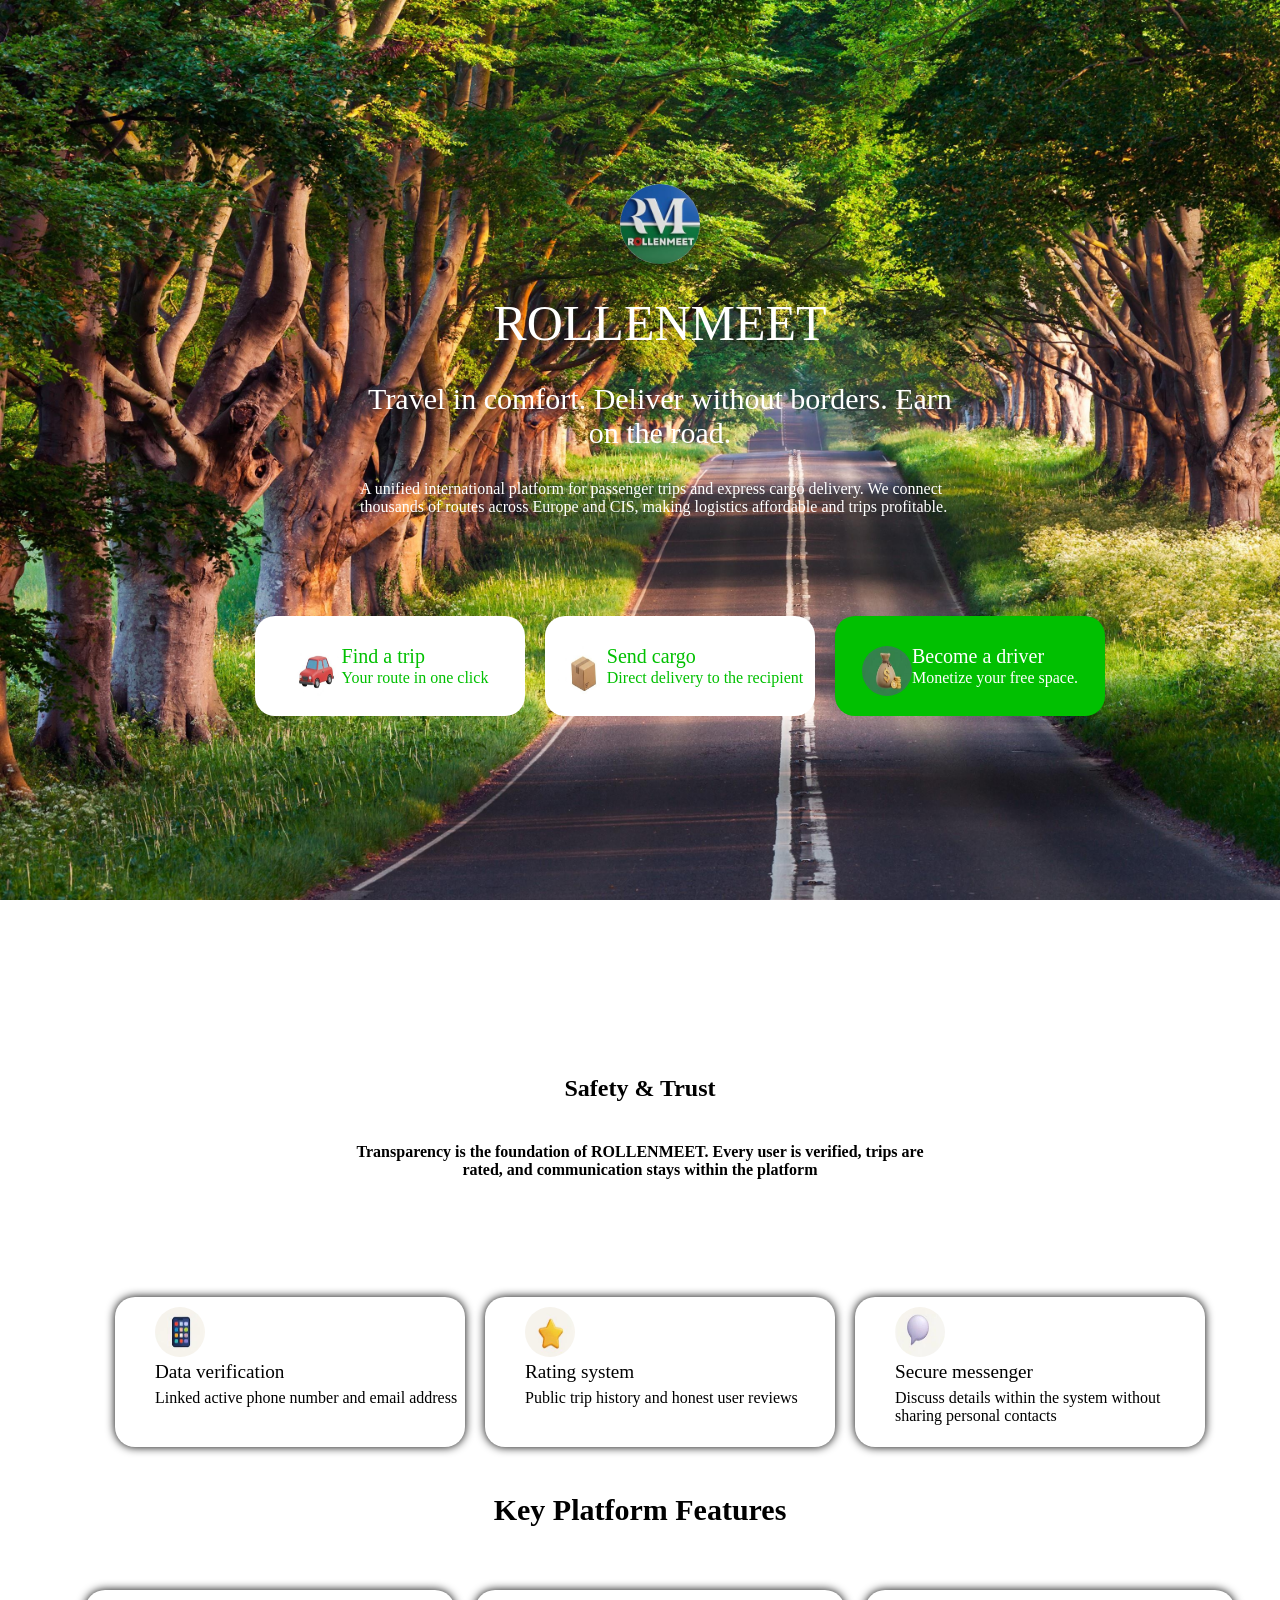
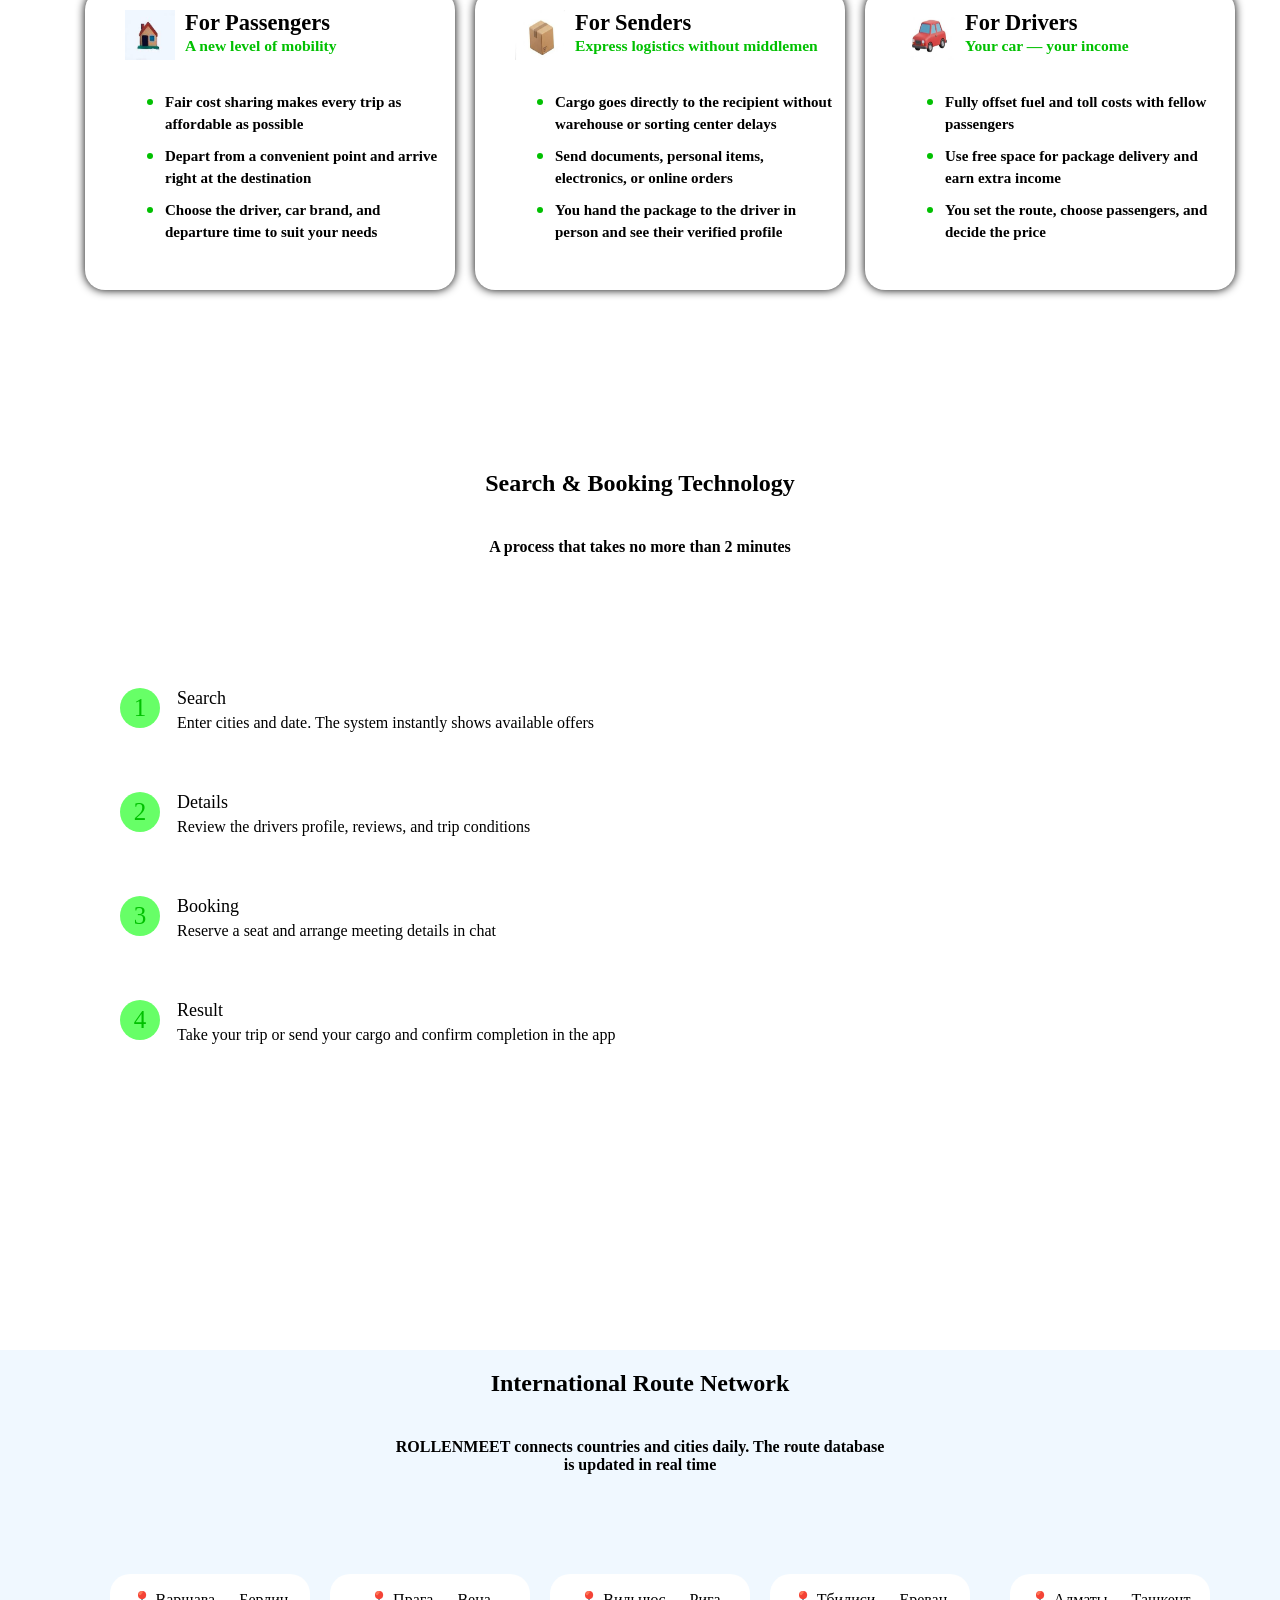
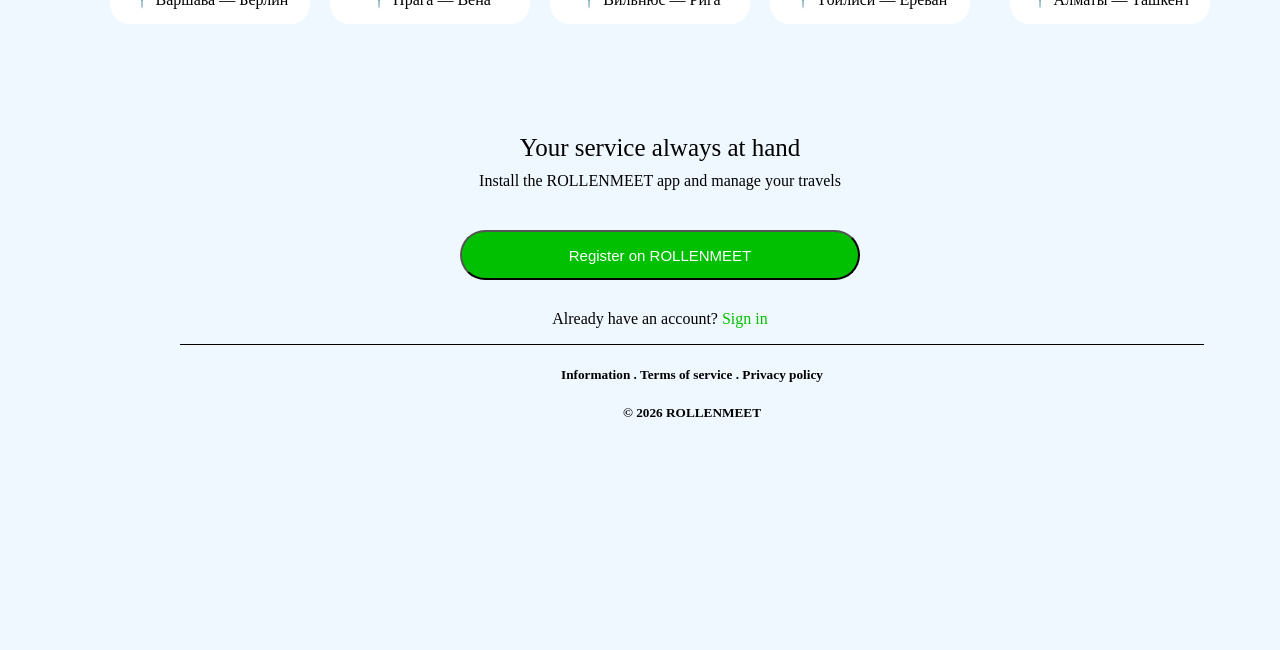
<file: index.html>
<!DOCTYPE html>
<html lang="en">

<head>
    <meta charset="UTF-8">
    <meta name="viewport" content="width=device-width, initial-scale=1.0">
    <title>ROLLENMEET</title>
    <link rel="stylesheet" href="style.css">
</head>

<body>
    <section class="c1">
        <ol class="login">
            <li class="l"><img class="logo" src="LOGO.jpeg" alt="Logo"></li>
            <li class="l1">ROLLENMEET</li>
            <li class="l2">Travel in comfort. Deliver without borders. Earn on the road.</li>
            <li class="l3">A unified international platform for passenger trips and express cargo delivery. We connect
                thousands of
                routes across Europe and CIS, making logistics affordable and trips profitable.</li>
            <li>
                <ol class="ico">
                    <a class="none" href="content.html">
                        <li class="ic-l">
                            <img class="icon" src="car.jpeg" alt="">
                            <span class="sss">
                                <span class="n1"> Find a trip</span>
                                <span class="n">Your route in one click</span>
                            </span>

                        </li>
                    </a>
                    <a class="none" href="content.html">
                        <li class="ic-l">
                            <img class="icon" src="BOX.jpeg" alt="">
                            <span class="sss">
                                <span class="n1"> Send cargo</span>
                                <span class="n">Direct delivery to the recipient</span>
                            </span>

                        </li>
                    </a>
                    <a class="none" href="content.html">
                        <li class="ic-l1"> <img class="icon" src="mone.jpeg" alt="">
                            <span class="sss">
                                <span class="n2"> Become a driver</span>
                                <span class="n3"> Monetize your free space.
                                </span>
                            </span>
                        </li>
                    </a>
                </ol>
            </li>
        </ol>
    </section>
    <section class="c2">
        <header class="head-c2">

            <h1>Safety & Trust</h1>
            <h4 class="hhead-c2">Transparency is the foundation of ROLLENMEET. Every user is verified, trips are rated,
                and communication stays within the platform<h4>
        </header>
        <div class="content">

            <ol class="ol1">
                <li class="c2-l">
                    <ol>
                        <li><img class="icon" src="phone.jpeg" alt=""></li>
                        <li>
                            <span class="s">
                                <span class="nc2">Data verification</span>
                                <span class="n22c2"> Linked active phone number and email address
                                </span>
                            </span>

                        </li>

                    </ol>
                </li>
                <li class="c2-l">
                    <ol>
                        <li><img class="icon" src="star.jpeg" alt=""></li>
                        <li>
                            <span class="s">
                                <span class="nc2">Rating system</span>
                                <span class="n22c2"> Public trip history and honest user reviews
                                </span>
                            </span>

                        </li>

                    </ol>
                </li>
                <li class="c2-l">
                    <ol>
                        <li><img class="icon" src="coment.jpeg" alt=""></li>
                        <li>
                            <span class="s">
                                <span class="nc2">Secure messenger</span>
                                <span class="n22c2"> Discuss details within the system without sharing personal contacts
                                </span>
                            </span>
                        </li>
                    </ol>
                </li>
            </ol>
            <h3 class="write">Key Platform Features<h3>
                    <ol class="ol2">
                        <li class="ol2-l">
                            <ol>
                                <li class="li-c2">
                                    <img class="icon-c2" src="home.jpeg" alt="">
                                    <span class="ssss">
                                        <span class="nc2">For Passengers</span>
                                        <span class="n2c2"> A new level of mobility
                                        </span>
                                    </span>
                                </li>
                                <li>
                                    <ol class="olo">
                                        <li><span class="write-c2">Fair cost sharing makes every trip as affordable as
                                                possible</span></li>
                                        <li><span class="write-c2"> Depart from a convenient point and arrive right at
                                                the destination
                                            </span></li>
                                        <li><span class="write-c2"> Choose the driver, car brand, and departure time to
                                                suit your needs</span></li>
                                    </ol>
                                </li>

                            </ol>
                        </li>
                        <li class="ol2-l">
                            <ol>
                                <li class="li-c2">
                                    <img class="icon-c2" src="BOX.jpeg" alt="">
                                    <span class="ssss">
                                        <span class="nc2"> For Senders</span>
                                        <span class="n2c2"> Express logistics without middlemen
                                        </span>
                                    </span>
                                </li>
                                <li>
                                    <ol class="olo">
                                        <li><span class="write-c2"> Cargo goes directly to the recipient without
                                                warehouse or sorting center delays</span></li>
                                        <li><span class="write-c2">Send documents, personal items, electronics, or
                                                online orders</span></li>
                                        <li><span class="write-c2">You hand the package to the driver in person and see
                                                their verified profile</span></li>
                                    </ol>
                                </li>

                            </ol>
                        </li>

                        <li class="ol2-l">
                            <ol>
                                <li class="li-c2">
                                    <img class="icon-c2" src="car.jpeg" alt="">
                                    <span class="ssss">
                                        <span class="nc2"> For Drivers</span>
                                        <span class="n2c2"> Your car — your income
                                        </span>
                                    </span>
                                </li>
                                <li>
                                    <ol class="olo">
                                        <li><span class="write-c2">Fully offset fuel and toll costs with fellow
                                                passengers</span></li>
                                        <li><span class="write-c2">Use free space for package delivery and earn extra
                                                income</span></li>
                                        <li><span class="write-c2">You set the route, choose passengers, and decide the
                                                price</span></li>
                                    </ol>
                                </li>

                            </ol>
                        </li>
                    </ol>
        </div>
    </section>
    <section class="c3">
        <header class="head-c3">
            <h2>Search & Booking Technology</h2>
            <h4>A process that takes no more than 2 minutes</h4>
        </header>
        <div class="content-c3">
            <ol class="list-c3">
                <li class="li-c3">
                    <div class="num-c3">1</div> <span>
                        <span class="n-c3">Search</span>
                        <span>Enter cities and date. The system instantly shows available offers</span>
                    </span>
                </li>
                <li class="li-c3">

                    <div class="num-c3">2</div> <span>
                        <span class="n-c3">Details</span>
                        <span>Review the drivers profile, reviews, and trip conditions</span>
                    </span>

                </li>
                <li class="li-c3">

                    <div class="num-c3">3</div> <span>
                        <span class="n-c3">Booking</span>
                        <span>Reserve a seat and arrange meeting details in chat</span>
                    </span>

                </li>
                <li class="li-c3">
                    <div class="num-c3">4</div> <span>
                        <span class="n-c3">Result</span>
                        <span>Take your trip or send your cargo and confirm completion in the app</span>
                    </span>
                </li>
            </ol>
        </div>
    </section>
    <section class="c4">
        <header class="head-c4">
            <h2>International Route Network</h2>
            <h4>ROLLENMEET connects countries and cities daily. The route database is updated in real time</h4>
        </header>
        <div class="content-c4">
            <ol class="list-c4">
                <li class="l-c4"><span>📍 Варшава — Берлин</span><span>📍 Прага — Вена</span><span>📍 Вильнюс —
                        Рига</span><span>📍 Тбилиси — Ереван</span>
                    <br><span>📍 Алматы — Ташкент</span>
                </li>
                <li class="l1-c4">
                    <span class="span">
                        Your service always at hand</span>
                    <span class="span1">Install the ROLLENMEET app and manage your travels</span>
                </li>
                <li class="l3-c4"><button class="btn"><a class="btnli" href="signup.html">Register on
                            ROLLENMEET</a></button></li>
                <li class="l4-c4">Already have an account? <a class="lin" href="signin.html">Sign in</a></li>
            </ol>
        </div>
        <footer class="end">
            <h5><span><a class="endli" href="">Information</a> </span> . <span><a class="endli" href="">Terms of
                        service</a></span> . <span><a class="endli" href="">Privacy policy</a></span></h5>
            <h5>© 2026 ROLLENMEET</h5>
        </footer>
    </section>

</body>

</html>
</file>
<file: style.css>
* {
    box-sizing: border-box;
}

html {
    scroll-behavior: smooth;
}

body {
    margin: 0;
    padding: 0;
    background-color: white;
}

ol {
    list-style: none;
}

.c1 {
    width: 100%;
    height: 100vh;
    background-image: url(back.jpg);
    background-repeat: no-repeat;
    background-size: cover;
    display: flex;
    justify-content: center;
    align-items: center;
}

.logo {
    width: 80px;
    height: 80px;
    border-radius: 50%;
}

.login {
    display: flex;
    flex-direction: column;
    align-items: center;
    gap: 30px;
}

.login>li {
    width: 600px;
    display: flex;
    justify-content: center;
    align-items: center;
}

.l1 {
    font-size: 50px;
    color: white;
}

.l2 {
    font-size: 30px;
    color: white;
    text-align: center;
}

.l3 {
    color: white;
}

.ico {
    margin-top: 70px;
    display: flex;
    flex-direction: row;
    gap: 20px;

}

.ico>li {
    margin-right: 40px;
    margin-top: 50px;
    display: flex;
    flex-direction: row;
    gap: 20px;
}

.icon {
    margin-top: 10px;
    width: 50px;
    height: 50px;
    border-radius: 50%;


}

.ic-l {
    width: 270px;
    height: 100px;
    background-color: rgb(255, 255, 255);
    display: flex;
    justify-content: center;
    align-items: center;
    border-radius: 20px;
}

.ic-l:hover {
    scale: 1.1;
    border: 2px solid rgb(1, 192, 1);
    ;
    background-color: rgba(1, 192, 1, 0.299);

    .n1 {
        color: white;
    }

    .n {
        color: white;

    }
}

.ic-l1 {
    width: 270px;
    height: 100px;
    background-color: rgb(1, 192, 1);

    display: flex;
    justify-content: center;
    align-items: center;
    border-radius: 20px;
}

.ic-l1>h5 {
    color: white;
}

.ic-l1:hover {
    scale: 1.1;
}


.n2 {
    font-size: 20px;
    color: white;
}

.n3 {

    color: white;
}

.n1 {
    font-size: 20px;
    color: rgb(1, 192, 1);
}



.n {
    color: rgb(1, 192, 1);
}

.c2 {
    padding-top: 100px;
    width: 100%;
    height: 100vh;
}

.head-c2 {
    margin-top: 100px;
    width: 100%;
    height: 12vh;
    display: flex;
    flex-direction: column;
    justify-content: center;
    align-items: center;
}

.hhead-c2 {
    padding-bottom: 10px;
    width: 600px;
    text-align: center;
}

.content {
    width: 100%;
    height: 88vh;
    display: flex;
    flex-direction: column;
    align-items: center;
    justify-content: center;
}

.ol1 {
    display: flex;
    flex-direction: row;
    align-items: center;
    gap: 20px;
}

.c2-l {
    width: 350px;
    height: 150px;
    background-color: white;
    border-radius: 20px;
    box-shadow: 0 0 10px black;
}

.c2-l:hover {
    scale: 1.1;

}

.s {
    display: flex;
    flex-direction: column;
    gap: 6px;
}

.ol2 {
    display: flex;
    flex-direction: row;
    gap: 20px;
}


.ol2-l {
    border-radius: 20px;
    padding-right: 10px;
    width: 370px;
    height: 300px;
    background-color: white;
    box-shadow: 0 0 10px black;
}

.ol2-l:hover {
    scale: 1.1;

}

.li-c2 {
    padding-top: 10px;
    display: flex;
    flex-direction: row;
}

.write {
    width: 100%;
    height: 30px;
    text-align: center;
    font-size: 30px;
}

.icon-c2 {
    width: 50px;
    height: 50px;
    margin-top: 10px;
    margin-right: 10px;
}

.dot {
    margin-right: 10px;
    font-size: 20px;
    color: aquamarine;
}

.olo {
    margin-top: 30px;
    list-style: disc;
    color: rgb(1, 192, 1);
    display: flex;
    flex-direction: column;
    gap: 10px;
}

.write-c2 {
    font-size: 15px;
    color: black;
}

.sss {
    display: flex;
    flex-direction: column;
    gap: 1px;
}

.nc2 {
    font-size: larger;
}

.n2c2 {
    font-size: smaller;
    color: rgb(1, 192, 1);
}

.ssss {
    padding-top: 10px;
    display: flex;
    flex-direction: column;
    gap: 1px;
}

.c3 {
    margin-top: 250px;
    width: 100%;
    height: 100vh;
    background-color: white;
}

.head-c3 {
    width: 100%;
    height: 12vh;
    display: flex;
    flex-direction: column;
    align-items: center;
}

.list-c3 {
    margin-left: 80px;
    margin-top: 130px;
    display: flex;
    flex-direction: column;
    gap: 60px;
}

.li-c3 {
    display: flex;
    flex-direction: row;
    gap: 17px;
}

.li-c3>span {
    display: flex;
    flex-direction: column;
    gap: 5px;
}

.num-c3 {
    width: 40px;
    height: 40px;
    background-color: rgba(5, 255, 5, 0.607);
    color: rgb(1, 192, 1);
    ;
    display: flex;
    justify-content: center;
    align-items: center;
    border-radius: 50%;
    font-size: 25px;
}

.n-c3 {
    font-size: large;
}

.c4 {
    width: 100%;
    height: 100vh;
    background-color: aliceblue;
}

.head-c4 {
    width: 100%;
    height: 12vh;
    display: flex;
    flex-direction: column;
    align-items: center;
}

.head-c4>h4 {
    width: 500px;
    text-align: center;
}

.content-c4 {
    margin-top: 100px;
    width: 100%;
    display: flex;
    flex-direction: column;
    justify-content: center;
    align-items: center;
}

.list-c4 {
    display: flex;
    flex-direction: column;
    justify-content: center;
    align-items: center;
    gap: 10px;
}

.l-c4 {
    text-align: center;
    display: flex;
    flex-direction: row;
    gap: 20px;
}

.l-c4>span {
    width: 200px;
    height: 50px;
    text-align: center;
    border-radius: 20px;
    background-color: white;
    display: flex;
    justify-content: center;
    align-items: center;
}

.l-c4>span:hover {
    scale: 1.1;
}


.l1-c4 {
    margin-top: 100px;
    display: flex;
    flex-direction: column;
    justify-content: center;
    align-items: center;
    gap: 10px;

}

.span {
    font-size: 25px;

}

.btn {
    margin-top: 30px;
    width: 400px;
    height: 50px;
    background-color: rgb(1, 192, 1);
    border-radius: 50px;
    text-align: center;
}

.btn:hover {
    box-shadow: 0 0 10px rgb(1, 192, 1);
}

.btnli {
    text-decoration: none;
    color: white;
    font-size: 15px;
}

.l4-c4 {
    margin-top: 20px;
}

.lin {
    text-decoration: none;
    color: rgb(1, 192, 1);
}

.lin:hover {
    text-decoration: underline;
    color: rgb(1, 192, 1);
}

.end {
    margin-left: 180px;
    width: 80%;
    border-top: 1px solid black;
    text-align: center;
}

.endli {
    color: black;
    text-decoration: none;
}

.endli:hover {
    color: rgb(1, 192, 1);

}

.body1 {
    margin: 0;
    padding: 0;
    display: flex;
    flex-direction: column;
    justify-content: center;
    align-items: center;
}

.F {
    margin-top: 20px;
    background-color: white;
    width: 400PX;
    height: 600px;
    display: flex;
    flex-direction: column;
    align-items: center;
    border-radius: 20px;
    padding-top: 10px;
    box-shadow: 0 0 10px black;


}

.input {
    width: 300px;
    height: 50px;
    border-radius: 10px;
}

.input:hover {
    border: 2px solid rgb(1, 192, 1);
}

.input:active {
    border: 2px solid rgb(1, 192, 1);
}

.btn1 {
    width: 300px;
    height: 50px;
    background-color: rgb(1, 192, 1);
    border-radius: 50px;
    text-align: center;
}

.btn1:hover {
    box-shadow: 0 0 10px rgb(1, 192, 1);
}

.end1 {
    width: 600px;
    border-top: 1px solid black;
    margin-top: 10px;
    display: flex;
    flex-direction: column;
    justify-content: center;
    align-items: center;
}

.ol-end1 {
    flex-direction: column;
    justify-content: center;
    align-items: center;
}

.or {
    margin-left: 130px;

}

.btn-b {

    margin-top: 20px;
}

.goo {
    text-align: center;
    width: 400px;
    height: 50px;
    border-radius: 5px;
    color: black;
}

.goo>a {
    text-decoration: none;
    color: black;
}



.goo:hover {
    color: white;
    background-color: rgb(1, 192, 1);

    .goo>a {
        color: white;
    }
}

.li-end1 {
    margin-top: 10px;
    margin-left: 30px;
}

.body2 {
    margin: 0;
    padding: 0;
    display: flex;
    justify-content: center;
    align-items: center;
    flex-direction: column;
    gap: 20px;
    padding-top: 100px;
}

.link-in {
    margin-top: 10px;
    color: rgb(1, 192, 1);
}

.link-in:hover {
    color: rgb(1, 192, 1);
}

.f2 {
    background-color: white;
    width: 400PX;
    height: 400px;
    display: flex;
    flex-direction: column;
    align-items: center;
    border-radius: 20px;
    padding-top: 10px;
    box-shadow: 0 0 10px black;
}

.body3 {
    position: relative;
    display: flex;
    flex-direction: column;
}

.tece {
    display: flex;
    flex-direction: row;
}

.list-con {
    width: 18%;
    height: 100vh;
    background-color: white;
    z-index: 1;
}

.head-tec {
    margin-left: 10px;
    margin-top: 20px;
    display: flex;
    flex-direction: row;
    gap: 3px;
    justify-content: center;
    align-items: center;

}

.finish {
    width: 230px;
    height: 60px;
    background-color: white;
    color: black;

    margin-top: 20px;
    display: flex;
    flex-direction: row;
    padding-left: 30px;
    gap: 3px;
    align-items: center;
    font-size: 15px;
    padding-right: 20px;
    border-radius: 20px;
    font-size: 20px;
    text-decoration: none;
}

.finish:hover {
    background-color: rgb(1, 192, 1);
    text-decoration: none;
    color: black;

    .ll1 {
        color: black;
    }
}

.ll1 {
    color: rgb(1, 192, 1);
}


.ll {
    padding-left: 2px;
}

.list-tec {
    border-top: 1px solid black;
    padding-left: 20px;
    margin-top: 10px;
    width: 100%;
    display: flex;
    flex-direction: column;
    gap: 2px;

}

.contentTec {
    width: 82%;
    height: 100vh;
    background-color: white;
    display: flex;
    flex-direction: column;
    align-items: center;


}

.headfin {
    width: 100%;
    height: 10vh;
    text-align: start;
    border-bottom: 1px solid black;
    font-size: 20px;
    padding-left: 10px;
    display: flex;
    align-items: center;
}

.divfin {
    margin-top: 30px;
    width: 1100px;
    height: 80px;
    background-color: white;
    display: flex;
    flex-direction: row;
    justify-content: center;
    align-items: center;
    gap: 20px;
    margin-left: 80px;
    border-radius: 20px;
    box-shadow: 0 0 10px black;
}

.load {
    margin-top: 150px;
    display: flex;
    flex-direction: column;
    justify-content: center;
    align-items: center;
}

.in {
    width: 30px;
    font-size: 50px;
    height: 60px;
    color: rgb(1, 192, 1);
}

.hidden {
    display: none;
}

.overlay {
    position: fixed;
    inset: 0;
    background: rgba(0, 0, 0, 0.4);
    z-index: 999;
}

.filter-box {
    position: fixed;
    bottom: 0;
    left: 0;
    width: 100%;
    height: 60%;
    background: #fff;
    border-radius: 20px 20px 0 0;
    box-shadow: 0 -5px 20px rgba(0, 0, 0, 0.2);
    z-index: 1000;
    padding: 20px;
    animation: slideUp 0.3s ease;
}

@keyframes slideUp {
    from {
        transform: translateY(100%);
    }

    to {
        transform: translateY(0);
    }
}

.filter-header {
    display: flex;
    justify-content: space-between;
    align-items: center;
}

.options {
    margin-bottom: 15px;
}

.pill {
    border: 1px solid #ccc;
    background: #f5f5f5;
    padding: 8px 14px;
    border-radius: 20px;
    margin: 5px 5px 5px 0;
    cursor: pointer;
}

.pill.active {
    background: rgb(1, 192, 1);
    color: white;
    border: none;
}

.pill.active {
    background: rgb(1, 192, 1);
    color: #fff;
    border-color: rgb(1, 192, 1);
}

.apply-btn {
    width: 100%;
    background: rgb(1, 192, 1);
    color: white;
    border: none;
    padding: 12px;
    border-radius: 25px;
    margin-top: 10px;
    font-weight: bold;
}

.inpput {
    width: 200px;
    height: 50px;
    border-radius: 20px;
    text-align: center;

}

.inpput1 {
    width: 300px;
    height: 50px;
    border-radius: 20px;
    background-color: rgb(1, 192, 1);
    color: white;
}

.inpput1:hover {
    box-shadow: 0 0 10px rgb(1, 192, 1);
}

.inpput2 {
    width: 100px;
    height: 50px;
    border-radius: 20px;
    background-color: rgb(1, 192, 1);
    color: white;
}

.text>a {
    text-decoration: none;
    color: rgb(1, 192, 1);
}

.iicon {
    padding-top: 20px;
}

.none {
    text-decoration: none;
}

.forget-content {
    width: 82%;
    height: 100vh;
    display: flex;
    justify-content: center;
    align-items: center;
}

.body4 {
    margin: 0;
    padding: 0;
    display: flex;
    flex-direction: row;
}

.dforget {
    display: flex;
    flex-direction: column;
    align-items: center;
    gap: 5px;

}

.fo {
    margin-top: 8px;
    width: 400px;
    height: 300px;
    background-color: rgb(255, 255, 255);
    display: flex;
    flex-direction: column;
    justify-content: center;
    align-items: center;
    border-radius: 20px;
    border: 1px solid black;
    box-shadow: 0 0 10px black;
}

@media (max-width:600px) {

    .c1 {
        width: 100%;
        height: 100vh;
        background-image: url(back.jpg);
        background-repeat: no-repeat;
        background-size: cover;
        display: flex;
        justify-content: center;
        align-items: center;
    }

    .logo {
        width: 80px;
        height: 80px;
        border-radius: 50%;
    }

    .login {
        display: flex;
        flex-direction: column;
        align-items: center;
        gap: 30px;
    }

    .login>li {
        width: 600px;
        display: flex;
        justify-content: center;
        align-items: center;
    }

    .l1 {
        font-size: 50px;
        color: white;
    }

    .l2 {
        font-size: 30px;
        color: white;
        text-align: center;
    }

    .l3 {
        color: white;
    }

    .ico {
        display: flex;
        flex-direction: column;
        align-items: center;
        justify-content: center;
    }


    .ico>li {
        margin-right: 40px;
        margin-top: 50px;
        display: flex;
        flex-direction: row;
        gap: 20px;
    }

    .icon {
        margin-top: 10px;
        width: 50px;
        height: 50px;
        border-radius: 50%;


    }

    .ic-l {
        width: 270px;
        height: 100px;
        background-color: rgb(255, 255, 255);
        display: flex;
        justify-content: center;
        align-items: center;
        border-radius: 20px;
    }

    .ic-l:hover {
        scale: 1.1;
        border: 2px solid rgb(1, 192, 1);
        ;
        background-color: rgba(1, 192, 1, 0.299);

        .n1 {
            color: white;
        }

        .n {
            color: white;

        }
    }

    .ic-l1 {
        width: 270px;
        height: 100px;
        background-color: rgb(1, 192, 1);

        display: flex;
        justify-content: center;
        align-items: center;
        border-radius: 20px;
    }

    .ic-l1>h5 {
        color: white;
    }

    .ic-l1:hover {
        scale: 1.1;
    }


    .n2 {
        font-size: 20px;
        color: white;
    }

    .n3 {

        color: white;
    }

    .n1 {
        font-size: 20px;
        color: rgb(1, 192, 1);
    }



    .n {
        color: rgb(1, 192, 1);
    }

    .c2 {
        padding-top: 100px;
        width: 100%;
        height: 100vh;
    }

    .head-c2 {
        margin-top: 100px;
        width: 100%;
        height: 12vh;
        display: flex;
        flex-direction: column;
        justify-content: center;
        align-items: center;
    }

    .hhead-c2 {
        padding-bottom: 10px;
        width: 600px;
        text-align: center;
    }

    .content {
        width: 100%;
        height: 88vh;
        display: flex;
        flex-direction: column;
        align-items: center;
        justify-content: center;
    }

    .ol1 {
        display: flex;
        flex-direction: column;
        align-items: center;
        justify-content: center;
    }

    .c2-l {
        width: 350px;
        height: 150px;
        background-color: white;
        border-radius: 20px;
        box-shadow: 0 0 10px black;
    }

    .c2-l:hover {
        scale: 1.1;

    }

    .s {
        display: flex;
        flex-direction: column;
        gap: 6px;
    }


    .ol2 {
        display: flex;
        flex-direction: column;
        align-items: center;
        justify-content: center;
    }


    .ol2-l {
        border-radius: 20px;
        padding-right: 10px;
        width: 370px;
        height: 300px;
        background-color: white;
        box-shadow: 0 0 10px black;
    }

    .ol2-l:hover {
        scale: 1.1;

    }

    .li-c2 {
        padding-top: 10px;
        display: flex;
        flex-direction: row;
    }

    .write {
        width: 100%;
        height: 30px;
        text-align: center;
        font-size: 30px;
    }

    .c3 {
        width: 100%;
        height: 100vh;
        background-color: white;
    }

    .head-c3 {
        width: 100%;
        height: 12vh;
        display: flex;
        flex-direction: column;
        align-items: center;
    }

    .list-c3 {
        margin-left: 80px;
        margin-top: 130px;
        display: flex;
        flex-direction: column;
        gap: 60px;
    }

    .li-c3 {
        display: flex;
        flex-direction: row;
        gap: 17px;
    }

    .li-c3>span {
        display: flex;
        flex-direction: column;
        gap: 5px;
    }

    .num-c3 {
        width: 40px;
        height: 40px;
        background-color: rgba(5, 255, 5, 0.607);
        color: rgb(1, 192, 1);
        ;
        display: flex;
        justify-content: center;
        align-items: center;
        border-radius: 50%;
        font-size: 25px;
    }

    .n-c3 {
        font-size: large;
    }

}
</file>
